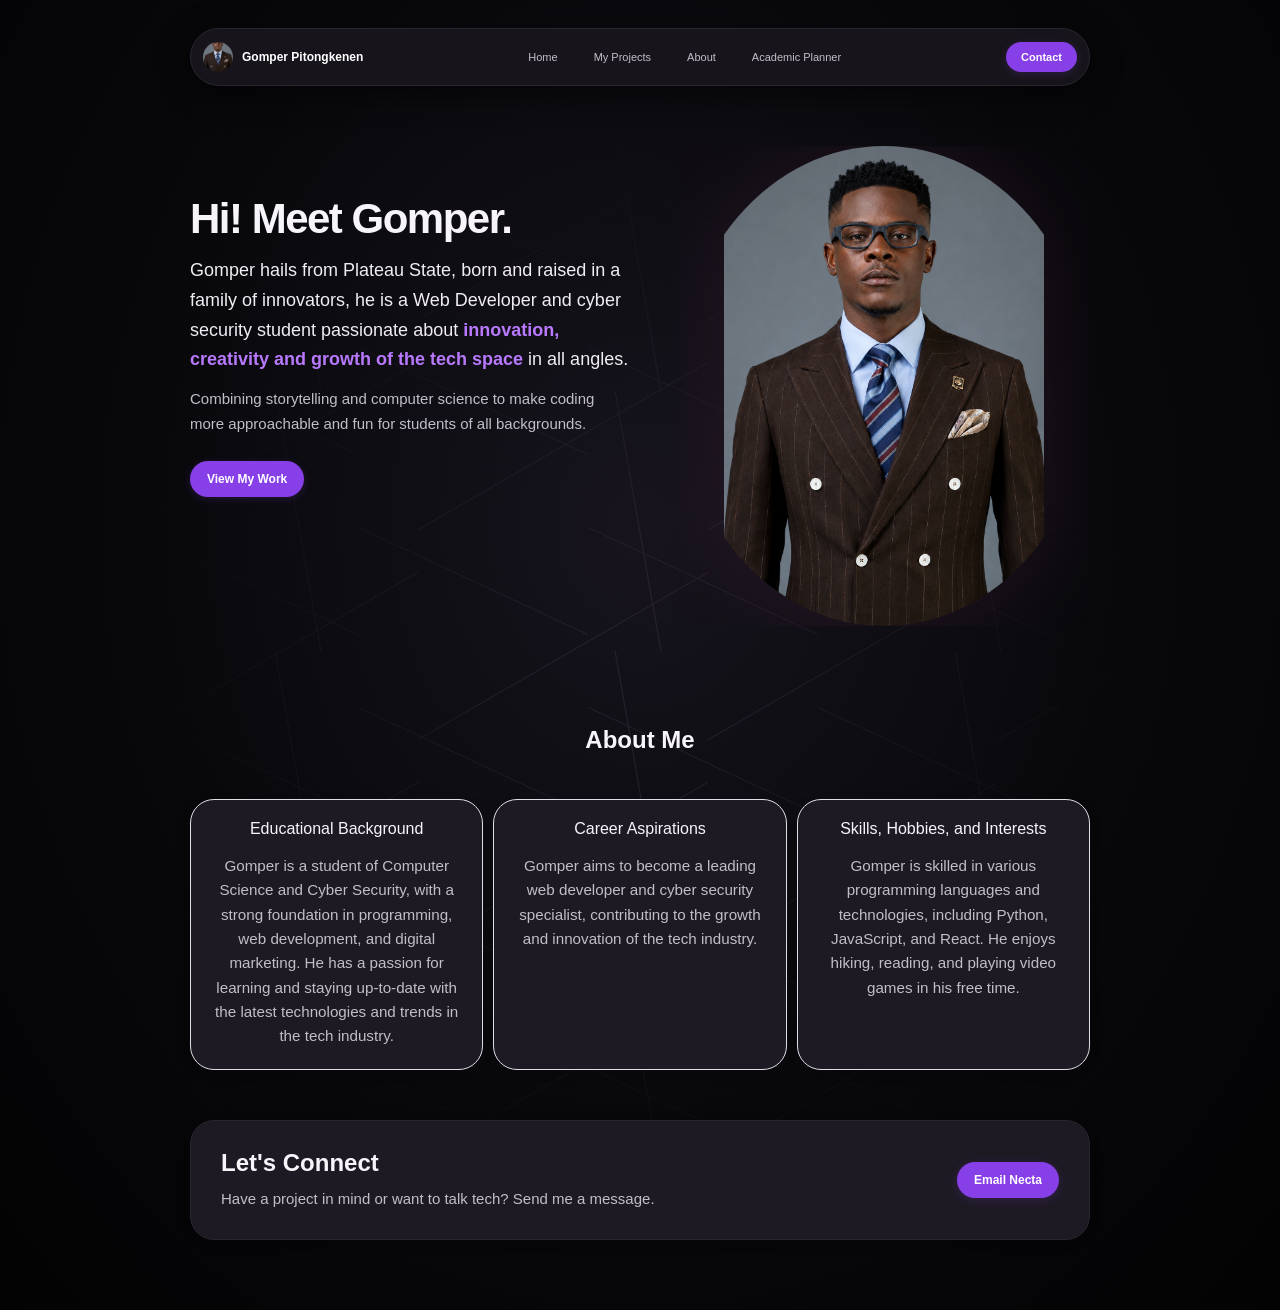
<file: index.html>
<!DOCTYPE html>
<html lang="en">
<head>
  <meta charset="UTF-8">
  <meta name="viewport" content="width=device-width, initial-scale=1">
  <title>CodeNecta — Portfolio</title>
  <link rel="stylesheet" href="style.css">
</head>

<body>
  <main class="page">
    <nav class="navbar">
      <a class="brand" href="#">
        <img src="portrait.jpg.PNG" alt="Necta Portrait">
        <span>Gomper Pitongkenen</span>
      </a>

      <div class="nav-links">
        <a href="#home">Home</a>
        <a href="projects.html">My Projects</a>
        <a href="about.html">About</a>
        <a href="academic-planner.html">Academic Planner</a>
      </div>

      <a class="contact" href="#contact">Contact</a>
    </nav>

    <section class="hero" id="home">
      <div class="intro" id="about">
        <h1>Hi! Meet Gomper.</h1>

        <p class="lead">
          Gomper hails from Plateau State, born and raised in a family of innovators, he is a Web Developer and cyber security student passionate about
          <span class="highlight">innovation, creativity and growth of the tech space </span>
          in all angles.
        </p>

        <p>
          Combining storytelling and computer science to make coding
          more approachable and fun for students of all backgrounds.
        </p>

        <a class="button" href="#projects">View My Work</a>
      </div>
      <div class="portrait">
        <img src="portrait.jpg.PNG" alt="Portrait of Necta" class="por">
      </div>      
    </section>

    
      <h2 class="prohead" id="projects">About Me</h2>

    <section class="projects">
      <div class="tabs">
        Educational Background
        <p>
          Gomper is a student of Computer Science and Cyber Security, with a strong foundation in programming, web development, and digital marketing. He has a passion for learning and staying up-to-date with the latest technologies and trends in the tech industry.
          
        </p>
      </div>
      <div class="tabs">
        Career Aspirations
        <p>
          Gomper aims to become a leading web developer and cyber security specialist, contributing to the growth and innovation of the tech industry.
        </p>
      </div>
      <div class="tabs">
        Skills, Hobbies, and Interests
        <p>
          Gomper is skilled in various programming languages and technologies, including Python, JavaScript, and React. He enjoys hiking, reading, and playing video games in his free time.
        </p>
      </div>
    </section>
    
      

    

    <section class="contact-section" id="contact" aria-labelledby="contact-heading">
      <div class="contact-copy">
        <h2 id="contact-heading">Let's Connect</h2>
        <p>Have a project in mind or want to talk tech? Send me a message.</p>
      </div>
      <a class="button" href="mailto:codenecta@gmail.com">Email Necta</a>
    </section>

  </main>
  <script>
    const revealItems = document.querySelectorAll(".page > *");

    revealItems.forEach((item, index) => {
      item.classList.add("reveal");
      item.style.setProperty("--reveal-delay", `${index * 100}ms`);
    });

    requestAnimationFrame(() => {
      requestAnimationFrame(() => {
        revealItems.forEach((item) => item.classList.add("is-visible"));
      });
    });

    document.addEventListener("click", (event) => {
      const link = event.target.closest('a[href^="#"]');
      if (!link) return;

      const hash = link.getAttribute("href");
      const target = hash === "#"
        ? document.documentElement
        : document.getElementById(hash.slice(1));

      if (!target) return;

      event.preventDefault();
      target.scrollIntoView({
        behavior: window.matchMedia("(prefers-reduced-motion: reduce)").matches
          ? "auto"
          : "smooth",
        block: "start"
      });

      if (window.location.hash !== hash) {
        window.history.pushState(null, "", hash);
      }
    });
  </script>
</body>
</html>
</file>
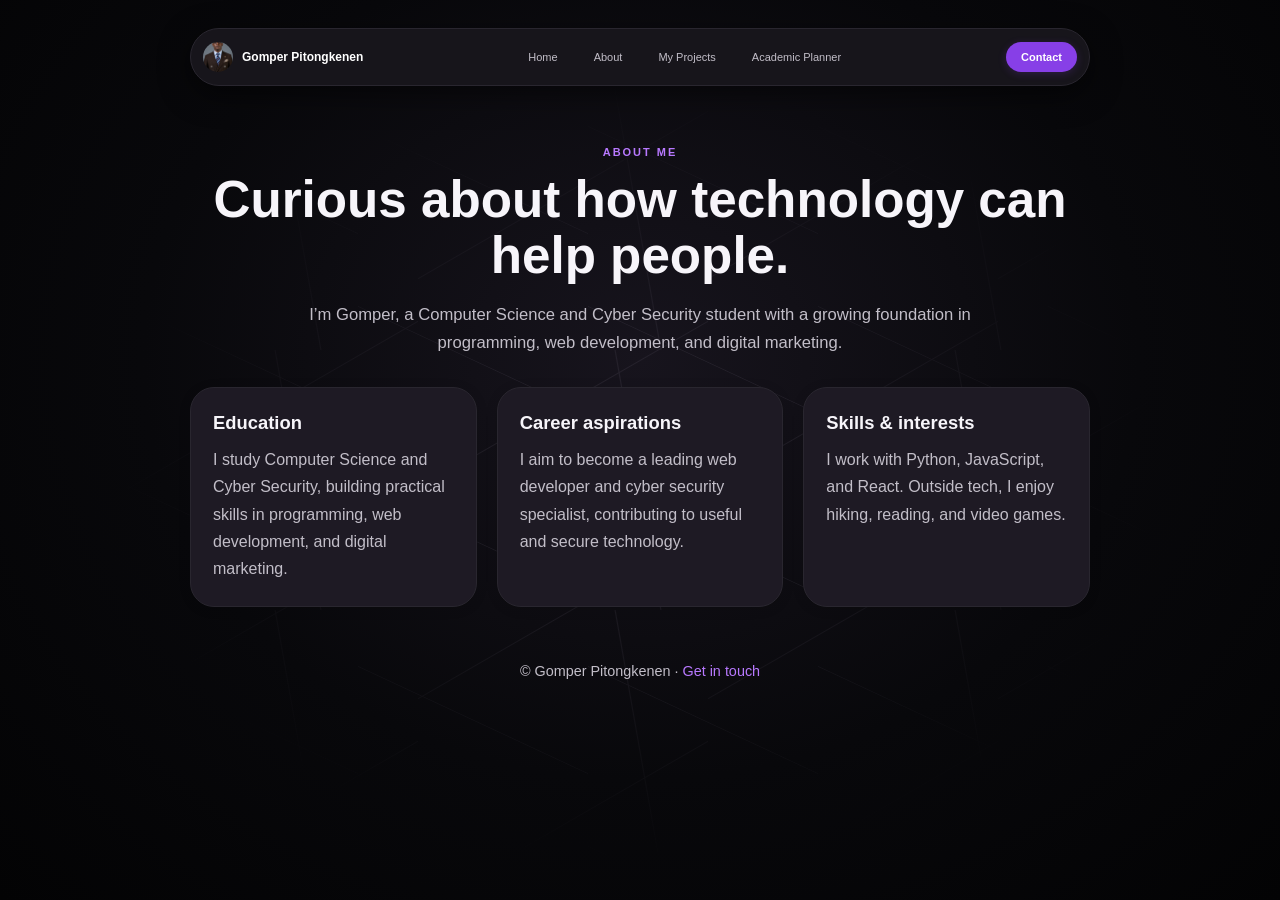
<file: about.html>
<!doctype html>
<html lang="en">
    <head>
        <meta charset="utf-8">
        <meta name="viewport" content="width=device-width, initial-scale=1">
        <meta name="description" content="About Gomper Pitongkenen.">
        <title>About | CodeNecta</title>
        <link rel="stylesheet" href="style.css">
    </head>
    <body>
        <div class="page">
            <nav class="navbar" aria-label="Main navigation">
                <a class="brand" href="index.html">
                    <img src="portrait.jpg.PNG" alt="" onerror="this.style.display='none'">
                    <span>Gomper Pitongkenen</span>
                </a>
                <div class="nav-links">
                    <a href="index.html">Home</a>
                    <a href="about.html" aria-current="page">About</a>
                    <a href="projects.html">My Projects</a>
                    <a href="academic-planner.html">Academic Planner</a>
                </div>
                <a class="contact" href="contact.html">Contact</a>
            </nav>
            <main class="content">
                <header class="page-hero">
                    <p class="eyebrow">About me</p>
                    <h1>Curious about how technology can help people.</h1>
                    <p>I’m Gomper, a Computer Science and Cyber Security student with a growing foundation in programming, web development, and digital marketing.</p>
                </header>
                <section class="section">
                    <div class="grid">
                        <article class="card">
                            <h3>Education</h3>
                            <p>I study Computer Science and Cyber Security, building practical skills in programming, web development, and digital marketing.</p>
                        </article>
                        <article class="card">
                            <h3>Career aspirations</h3>
                            <p>I aim to become a leading web developer and cyber security specialist, contributing to useful and secure technology.</p>
                        </article>
                        <article class="card">
                            <h3>Skills & interests</h3>
                            <p>I work with Python, JavaScript, and React. Outside tech, I enjoy hiking, reading, and video games.</p>
                        </article>
                    </div>
                </section>
            </main>
            <footer class="footer">
                © Gomper Pitongkenen · <a href="contact.html">Get in touch</a>
            </footer>
        </div>
    </body>
</html>
</file>
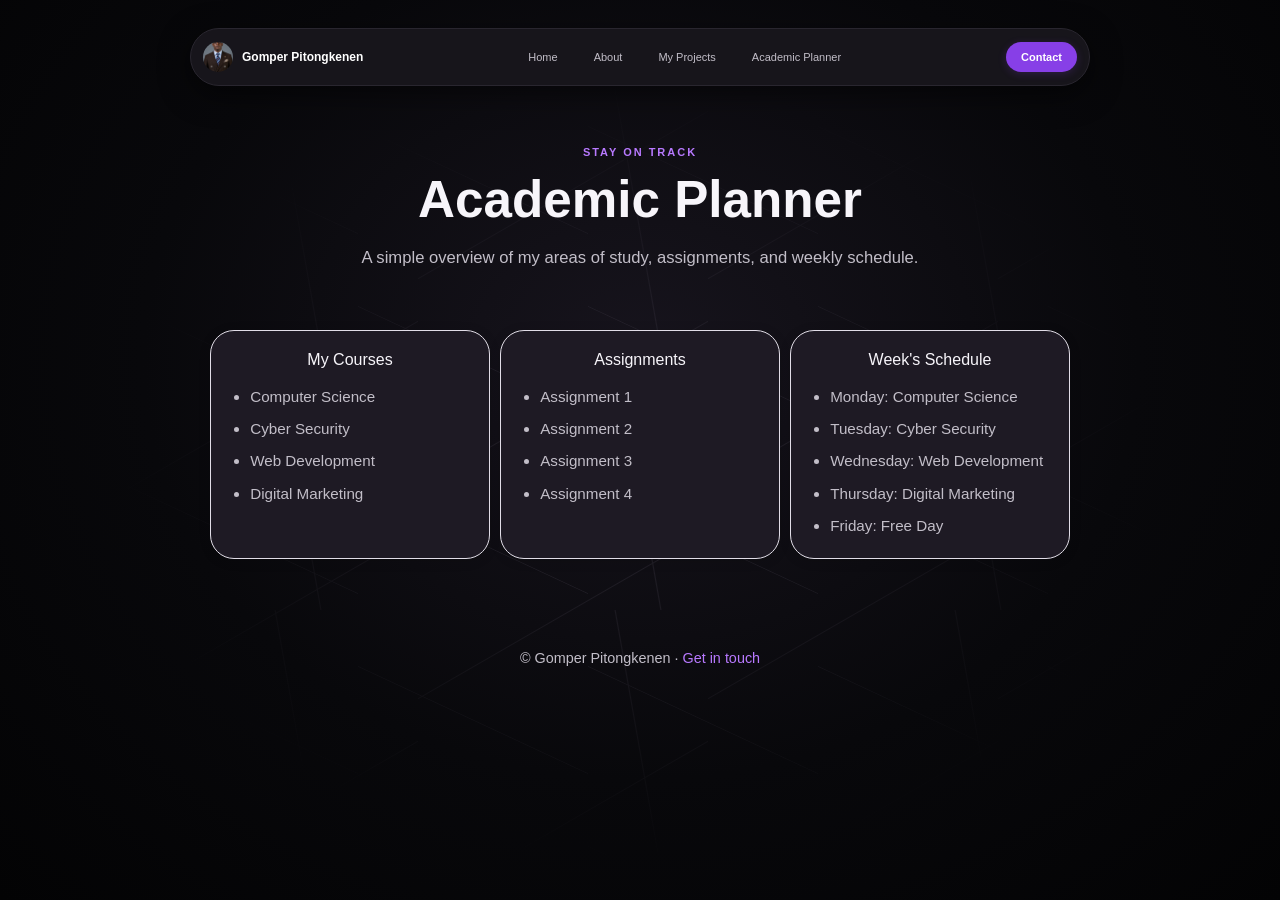
<file: academic-planner.html>
<!doctype html>
<html lang="en">
    <head>
        <meta charset="utf-8">
        <meta name="viewport" content="width=device-width, initial-scale=1">
        <meta name="description" content="Gomper's academic planner.">
        <title>Academic Planner | CodeNecta</title>
        <link rel="stylesheet" href="style.css">
    </head>
    <body>
        <div class="page">
            <nav class="navbar" aria-label="Main navigation">
                <a class="brand" href="index.html">
                    <img src="portrait.jpg.PNG" alt="" onerror="this.style.display='none'">
                    <span>Gomper Pitongkenen</span>
                </a>
                <div class="nav-links">
                    <a href="index.html">Home</a>
                    <a href="about.html">About</a>
                    <a href="projects.html">My Projects</a>
                    <a href="academic-planner.html" aria-current="page">Academic Planner</a>
                </div>
                <a class="contact" href="contact.html">Contact</a>
            </nav>
            <main class="content">
                <header class="page-hero">
                    <p class="eyebrow">Stay on track</p>
                    <h1>Academic Planner</h1>
                    <p>A simple overview of my areas of study, assignments, and weekly schedule.</p>
                </header>
                
    <section class="projects">
      <div class="tabs">
        My Courses
        <ul>
          <li>Computer Science</li>
          <li>Cyber Security</li>
          <li>Web Development</li>
          <li>Digital Marketing</li>
        </ul>
      </div>
      <div class="tabs">
        Assignments
        <ul>
          <li>Assignment 1</li>
          <li>Assignment 2</li>
          <li>Assignment 3</li>
          <li>Assignment 4</li>
        </ul>
      </div>
      <div class="tabs">
        Week's Schedule
        <ul>
          <li>Monday: Computer Science</li>
          <li>Tuesday: Cyber Security</li>
          <li>Wednesday: Web Development</li>
          <li>Thursday: Digital Marketing</li>
          <li>Friday: Free Day</li>
        </ul>
      </div>
    </section>
            </main>
            <footer class="footer">© Gomper Pitongkenen · 
                <a href="contact.html">Get in touch</a>
            </footer>
        </div>
    </body>
    </html>
</file>
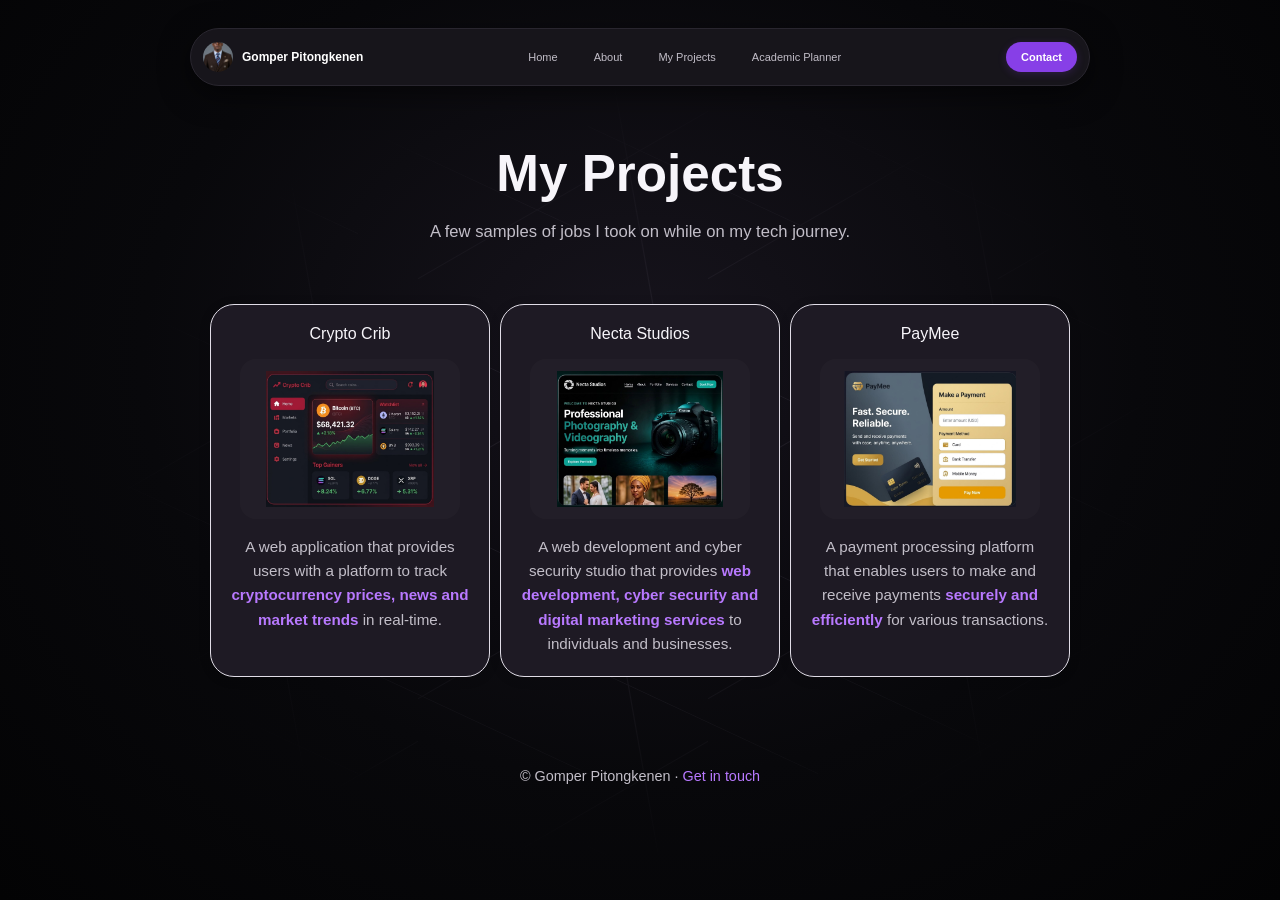
<file: projects.html>
<!doctype html>
<html lang="en">
    <head>
        <meta charset="utf-8">
        <meta name="viewport" content="width=device-width, initial-scale=1">
        <meta name="description" content="Gomper's academic planner.">
        <title>Academic Planner | CodeNecta</title>
        <link rel="stylesheet" href="style.css">
    </head>
    <body>
        <div class="page">
            <nav class="navbar" aria-label="Main navigation">
                <a class="brand" href="index.html">
                    <img src="portrait.jpg.PNG" alt="" onerror="this.style.display='none'">
                    <span>Gomper Pitongkenen</span>
                </a>
                <div class="nav-links">
                    <a href="index.html">Home</a>
                    <a href="about.html">About</a>
                    <a href="projects.html">My Projects</a>
                    <a href="academic-planner.html" aria-current="page">Academic Planner</a>
                </div>
                <a class="contact" href="contact.html">Contact</a>
            </nav>
            <main class="content">
                <header class="page-hero">
                    <h1>My Projects</h1>
                    <p>A few samples of jobs I took on while on my tech journey.</p>
                </header>

    <section class="projects">
      <div class="tabs">
        Crypto Crib
        <img src="crypto-crib.png.jpeg" alt="Crypto Crib Logo" class="project-logo">
        <p>
          A web application that provides users with a platform to track
          <span class="highlight">cryptocurrency prices, news and market trends</span>
          in real-time.
        </p>
      </div>
      <div class="tabs">
        Necta Studios
        <img src="necta-studios.png.jpeg" alt="Necta Studios Logo" class="project-logo">
        <p>
          A web development and cyber security studio that provides
          <span class="highlight">web development, cyber security and digital marketing services</span>
          to individuals and businesses.
        </p>
      </div>
      <div class="tabs">
        PayMee
        <img src="paymee.png.jpeg" alt="PayMee Logo" class="project-logo">
        <p>
          A payment processing platform that enables users to make and receive payments
          <span class="highlight">securely and efficiently</span>
          for various transactions.
        </p>
      </div>
    </section>
            </main>
            <footer class="footer">© Gomper Pitongkenen · 
                <a href="contact.html">Get in touch</a>
            </footer>
        </div>
    </body>
    </html>
</file>
<file: style.css>
:root {
  --max-width: 900px;
  --gap: 20px;
  --radius: 24px;
  --shadow: 0 8px 30px #0008;
  --primary: #873fe7;
  --primary-hover: #a86fff;
  --surface: #17151b;
  --surface-alt: #1e1a24;
  --border: #29262f;
  --border-light: #e1dde7;
  --text: #f7f5fa;
  --text-light: #c2bec8;
  --highlight: #b879ff;
}

* {
  box-sizing: border-box;
}

body {
  margin: 0;
  min-height: 100vh;
  color: var(--text);
  background: radial-gradient(
    ellipse at 50% 40%,
    #17141d 0%,
    #08080b 55%,
    #030304 100%
  );
  font-family: Arial, Helvetica, sans-serif;
}

.page {
  position: relative;
  min-height: 100vh;
  overflow: hidden;
  isolation: isolate;
}

.reveal {
  opacity: 0;
  transform: translateY(24px);
  transition:
    opacity 900ms ease,
    transform 900ms cubic-bezier(0.2, 0.7, 0.25, 1);
  transition-delay: var(--reveal-delay, 0ms);
}

.reveal.is-visible {
  opacity: 1;
  transform: translateY(0);
}

@media (prefers-reduced-motion: reduce) {
  .reveal,
  .reveal.is-visible {
    opacity: 1;
    transform: none;
    transition: none;
  }
}

.prohead {
  width: min(var(--max-width), calc(100% - 40px));
  margin: 100px auto 0;
  padding: 0 20px;
  text-align: center;
  justify-content: space-between;
}

.content {
  width: min(var(--max-width), calc(100% - 40px));
  margin: 0 auto;
  padding: 32px 0 56px;
}

.page-hero {
  padding: 28px 0 12px;
  text-align: center;
}

.eyebrow {
  margin: 0 0 14px;
  color: var(--highlight);
  font-size: 11px;
  font-weight: 700;
  letter-spacing: 0.18em;
  text-transform: uppercase;
}

.page-hero h1 {
  margin: 0;
  font-size: clamp(2.2rem, 4vw, 4rem);
  line-height: 1.1;
}

.page-hero p:last-child {
  max-width: 680px;
  margin: 16px auto 0;
  color: var(--text-light);
  font-size: 1.04rem;
  line-height: 1.7;
}

.section {
  margin-top: 18px;
}

.grid {
  display: grid;
  grid-template-columns: repeat(auto-fit, minmax(220px, 1fr));
  gap: 20px;
}

.card {
  padding: 24px 22px;
  border: 1px solid var(--border);
  border-radius: var(--radius);
  background: var(--surface-alt);
  box-shadow: 0 2px 12px #0002;
}

.card h3 {
  margin: 0 0 12px;
  font-size: 1.15rem;
}

.card p {
  margin: 0;
  color: var(--text-light);
  line-height: 1.7;
}

.tabs {
  width: 100%;
  min-width: 0;
  margin: 10px auto 0;
  padding: 20px 20px;
  display: flex;
  flex-direction: column;
  justify-content: flex-start;
  align-items: center;
  text-align: center;
  gap: 16px;
  border: 1px solid var(--border-light);
  border-radius: var(--radius);
  background: var(--surface-alt);
  box-shadow: 0 2px 12px #0002;
  transition: box-shadow 0.2s, border-color 0.2s;
}

.tabs:hover,
.tabs:focus-within {
  box-shadow: 0 4px 24px #a86fff22;
  border-color: var(--primary-hover);
}

.tabs > .project-logo {
  display: block;
  width: min(100%, 220px);
  max-height: 160px;
  object-fit: contain;
  border-radius: 16px;
  background: rgba(255, 255, 255, 0.02);
  padding: 12px;
}

.tabs > p,
.tabs > ul {
  margin: 0;
  width: 100%;
  color: var(--text-light);
  line-height: 1.6;
  font-size: 0.95rem;
}

.tabs ul {
  padding-left: 1.2rem;
  text-align: left;
}

.tabs li + li {
  margin-top: 8px;
}

.projects {
  width: min(900px, calc(100% - 40px));
  margin: 5px auto;
  padding: 30px 0;
  display: grid;
  grid-template-columns: repeat(auto-fit, minmax(min(280px, 100%), 1fr));
  gap: 10px;
}

.footer {
  width: min(var(--max-width), calc(100% - 40px));
  margin: 0 auto;
  padding: 0 0 28px;
  color: var(--text-light);
  text-align: center;
  font-size: 0.9rem;
}

.footer a {
  color: var(--highlight);
  text-decoration: none;
}

.footer a:hover,
.footer a:focus {
  text-decoration: underline;
}

.contact-section {
  width: min(var(--max-width), calc(100% - 40px));
  margin: 20px auto 70px;
  padding: 28px 30px;
  display: flex;
  align-items: center;
  justify-content: space-between;
  gap: 24px;
  border: 1px solid var(--border);
  border-radius: var(--radius);
  background: var(--surface-alt);
  box-shadow: 0 2px 12px #0002;
  transition: box-shadow 0.2s, border-color 0.2s;
}

.contact-section:focus-within {
  box-shadow: 0 4px 24px #a86fff22;
  border-color: var(--primary-hover);
}

.contact-copy h2 {
  margin: 0 0 10px;
  font-size: 24px;
}

.contact-copy p {
  margin: 0;
  color: #c2bec8;
  font-size: 15px;
  line-height: 1.6;
}

.contact-section .button {
  flex-shrink: 0;
  margin-top: 0;
}

/* Subtle geometric background lines */
.page::before {
  content: "";
  position: absolute;
  inset: 10% 10% 5%;
  z-index: -1;
  opacity: 0.2;
  background:
    linear-gradient(25deg, transparent 49.7%, #6c6577 50%, transparent 50.3%),
    linear-gradient(150deg, transparent 49.7%, #6c6577 50%, transparent 50.3%),
    linear-gradient(80deg, transparent 49.7%, #6c6577 50%, transparent 50.3%);
  background-size: 230px 180px, 290px 210px, 340px 260px;
  mask-image: radial-gradient(ellipse, black 10%, transparent 75%);
}

.navbar {
  width: min(var(--max-width), calc(100% - 40px));
  min-height: 58px;
  margin: 28px auto 0;
  padding: 8px 12px;
  display: flex;
  align-items: center;
  justify-content: space-between;
  gap: var(--gap);
  border: 1px solid var(--border);
  border-radius: 999px;
  background: var(--surface);
  box-shadow: var(--shadow);
  transition: box-shadow 0.2s;
}

.navbar:focus-within {
  box-shadow: 0 0 0 2px var(--primary);
}

.brand {
  display: flex;
  align-items: center;
  gap: 9px;
  color: #fff;
  font-size: 12px;
  font-weight: 700;
  text-decoration: none;
  white-space: nowrap;
}

.brand img {
  width: 30px;
  height: 30px;
  border-radius: 50%;
  object-fit: cover;
}

.nav-links {
  display: flex;
  align-items: center;
  gap: 20px;
}

.nav-links a {
  color: var(--text-light);
  font-size: 11px;
  text-decoration: none;
  transition: color 0.2s, outline 0.2s;
  outline: 2px solid transparent;
  outline-offset: 2px;
  border-radius: 6px;
  padding: 4px 8px;
}

.nav-links a:hover,
.nav-links a:focus {
  color: var(--text);
  background: var(--surface-alt);
  outline: 2px solid var(--primary-hover);
}

.contact,
.button {
  border-radius: 999px;
  background: var(--primary);
  color: #fff;
  font-weight: 700;
  text-decoration: none;
  box-shadow: 0 2px 8px #873fe733;
  transition: background 0.2s, box-shadow 0.2s;
}

.contact:hover,
.button:hover,
.contact:focus,
.button:focus {
  background: var(--primary-hover);
  box-shadow: 0 4px 16px #a86fff44;
  outline: 2px solid var(--primary-hover);
}

.contact {
  padding: 9px 15px;
  font-size: 11px;
  white-space: nowrap;
}

.hero {
  width: min(900px, calc(100% - 40px));
  min-height: 540px;
  margin: 0 auto;
  display: grid;
  grid-template-columns: 1fr 0.9fr;
  align-items: center;
  gap: 30px;
}

.intro {
  max-width: 440px;
  padding-bottom: 20px;
}

.intro h1 {
  margin: 0 0 14px;
  font-size: clamp(28px, 4vw, 42px);
  line-height: 1.12;
  letter-spacing: -1.5px;
}

.intro p {
  margin: 0 0 12px;
  color: #c2bec8;
  font-size: 15px;
  line-height: 1.65;
}

.intro .lead {
  color: #f0edf3;
  font-size: 18px;
}

.highlight {
  color: var(--highlight);
  font-weight: 600;
}

.button {
  display: inline-block;
  margin-top: 12px;
  padding: 11px 17px;
  font-size: 12px;
}

.portrait {
  align-self: end;
  height: min(480px, 60vh);
  display: flex;
  justify-content: center;
  overflow: hidden;
}

.portrait img {
  width: 100%;
  height: 100%;
  object-fit: contain;
  object-position: center bottom;
  filter: drop-shadow(0 0 45px #a33b7b22);
}

@media (max-width: 650px) {
  .navbar {
    width: calc(100% - 28px);
    margin-top: 14px;
    padding: 8px;
    flex-wrap: wrap;
    gap: 8px;
    border-radius: 24px;
  }

  .nav-links {
    min-width: 0;
    order: 3;
    flex: 0 0 100%;
    justify-content: space-between;
    flex-wrap: wrap;
    gap: 8px;
  }

  .nav-links a {
    font-size: 10px;
    white-space: nowrap;
  }

  .contact {
    padding: 8px 10px;
  }

  .hero {
    min-height: auto;
    padding-top: 70px;
    grid-template-columns: 1fr;
    gap: 16px;
  }

  .intro {
    position: relative;
    z-index: 1;
  }

  .portrait {
    height: 360px;
  }

  .contact-section {
    align-items: flex-start;
    flex-direction: column;
  }
}

  .por {
    border-radius: 50%;
  }
</file>
